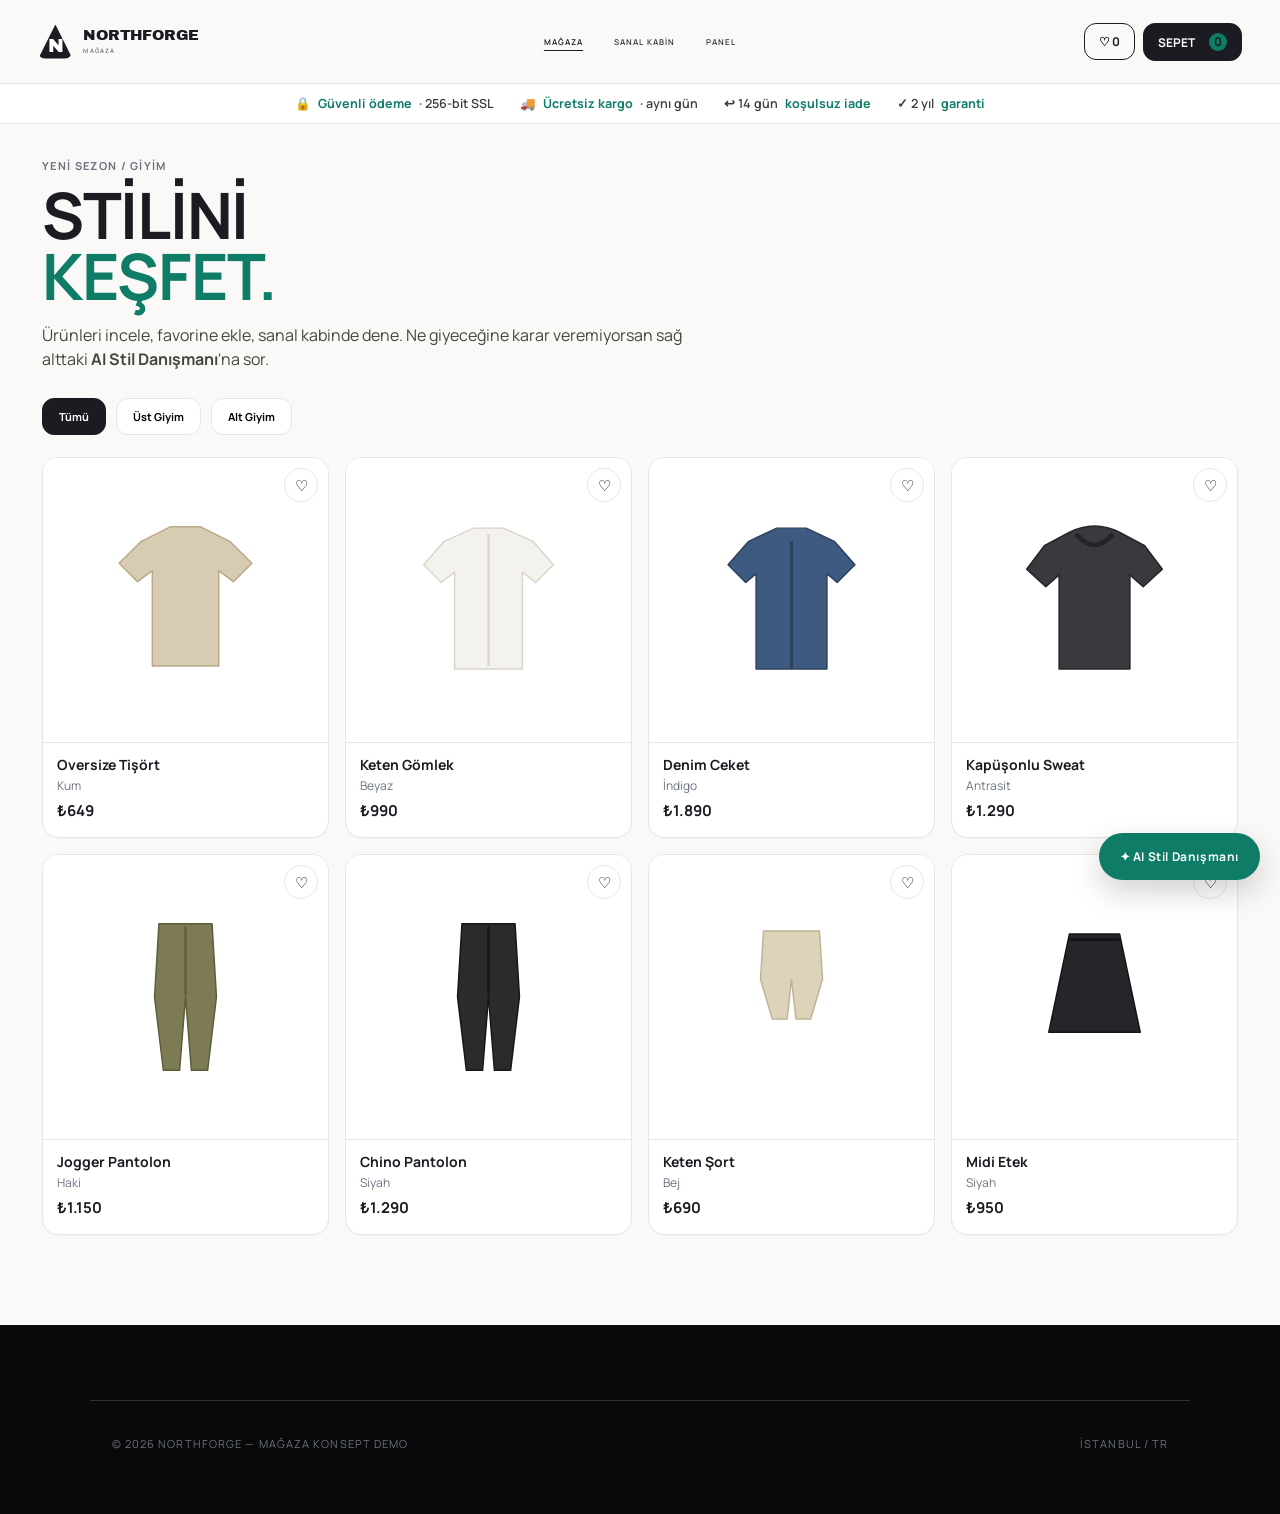
<file: index.html>
<!doctype html>
<html lang="tr">
  <head>
    <meta charset="UTF-8">
    <meta name="viewport" content="width=device-width, initial-scale=1.0">
    <meta name="description" content="Northforge mağaza demosu — ürünler, sepet, favoriler ve AI stil danışmanı.">
    <title>NORTHFORGE — Mağaza</title>
    <link rel="icon" href="favicon.svg" type="image/svg+xml">
    <link rel="preconnect" href="https://fonts.googleapis.com">
    <link rel="preconnect" href="https://fonts.gstatic.com" crossorigin>
    <link href="https://fonts.googleapis.com/css2?family=Archivo+Black&family=Manrope:wght@400;500;600;700&display=swap" rel="stylesheet">
    <link rel="stylesheet" href="styles.css">
    <link rel="stylesheet" href="kabin.css">
    <link rel="stylesheet" href="magaza.css">
    <link rel="stylesheet" href="theme.css">
  </head>
  <body>
    <header class="topbar">
      <a class="brand" href="index.html" aria-label="Ana sayfa">
        <span class="brand-symbol">N</span>
        <span>NORTHFORGE<small>MAĞAZA</small></span>
      </a>
      <nav class="main-nav" aria-label="Ana menü">
        <a href="index.html" class="on">Mağaza</a>
        <a href="kabin.html">Sanal Kabin</a>
        <a href="panel.html">Panel</a>
      </nav>
      <div class="header-actions">
        <button class="icon-btn" id="fav-btn" type="button" aria-label="Favoriler">♡ <span id="fav-count">0</span></button>
        <button class="cart-button" id="cart-btn" type="button" aria-label="Sepet">SEPET <span id="cart-count">0</span></button>
      </div>
    </header>

    <div class="trust-bar">
      <span>🔒 <b>Güvenli ödeme</b> · 256-bit SSL</span>
      <span>🚚 <b>Ücretsiz kargo</b> · aynı gün</span>
      <span>↩ 14 gün <b>koşulsuz iade</b></span>
      <span>✓ 2 yıl <b>garanti</b></span>
    </div>

    <main class="shop">
      <section class="shop-hero">
        <div class="section-number">YENİ SEZON / GİYİM</div>
        <h1>STİLİNİ<br><span>KEŞFET.</span></h1>
        <p>Ürünleri incele, favorine ekle, sanal kabinde dene. Ne giyeceğine karar veremiyorsan
           sağ alttaki <b>AI Stil Danışmanı</b>'na sor.</p>
      </section>

      <div class="filters" id="filters">
        <button class="chip active" data-cat="all" type="button">Tümü</button>
        <button class="chip" data-cat="ust" type="button">Üst Giyim</button>
        <button class="chip" data-cat="alt" type="button">Alt Giyim</button>
      </div>

      <div class="grid" id="grid"></div>
    </main>

    <!-- Ürün detay modalı -->
    <div class="modal-backdrop" id="modal-backdrop" hidden></div>
    <aside class="product-modal" id="product-modal" hidden aria-modal="true" role="dialog"></aside>

    <!-- Sepet çekmecesi -->
    <div class="cart-backdrop" id="cart-backdrop"></div>
    <aside class="cart-drawer" id="cart-drawer" aria-hidden="true" aria-label="Sepet">
      <div class="cart-head"><p>SEPETİNİZ <span id="cart-head-count">0</span></p>
        <button class="cart-close" id="cart-close" type="button" aria-label="Kapat">×</button></div>
      <div class="cart-lines" id="cart-lines"></div>
      <div class="cart-total" id="cart-summary"></div>
    </aside>

    <!-- AI Stil Danışmanı -->
    <button class="stylist-fab" id="stylist-fab" type="button">✦ AI Stil Danışmanı</button>
    <section class="stylist" id="stylist" hidden>
      <div class="stylist-head">
        <p>✦ AI STİL DANIŞMANI <small>Gemini</small></p>
        <button id="stylist-close" type="button" aria-label="Kapat">×</button>
      </div>
      <div class="stylist-log" id="stylist-log"></div>
      <form class="stylist-form" id="stylist-form">
        <input id="stylist-input" type="text" placeholder="örn: Spor bir kombin istiyorum" autocomplete="off">
        <button type="submit" aria-label="Gönder">↗</button>
      </form>
      <div class="stylist-suggest">
        <button type="button" data-q="Spor bir kombin istiyorum">Spor kombin</button>
        <button type="button" data-q="Ofise uygun şık bir kombin öner">Ofis kombini</button>
        <button type="button" data-q="Yazlık günlük bir kombin istiyorum">Yazlık günlük</button>
      </div>
    </section>

    <footer class="site-footer">
      <div class="footer-bottom">
        <p>© 2026 NORTHFORGE — MAĞAZA KONSEPT DEMO</p>
        <p>İSTANBUL / TR</p>
      </div>
    </footer>

    <script src="magaza.js" type="module"></script>
  </body>
</html>
</file>
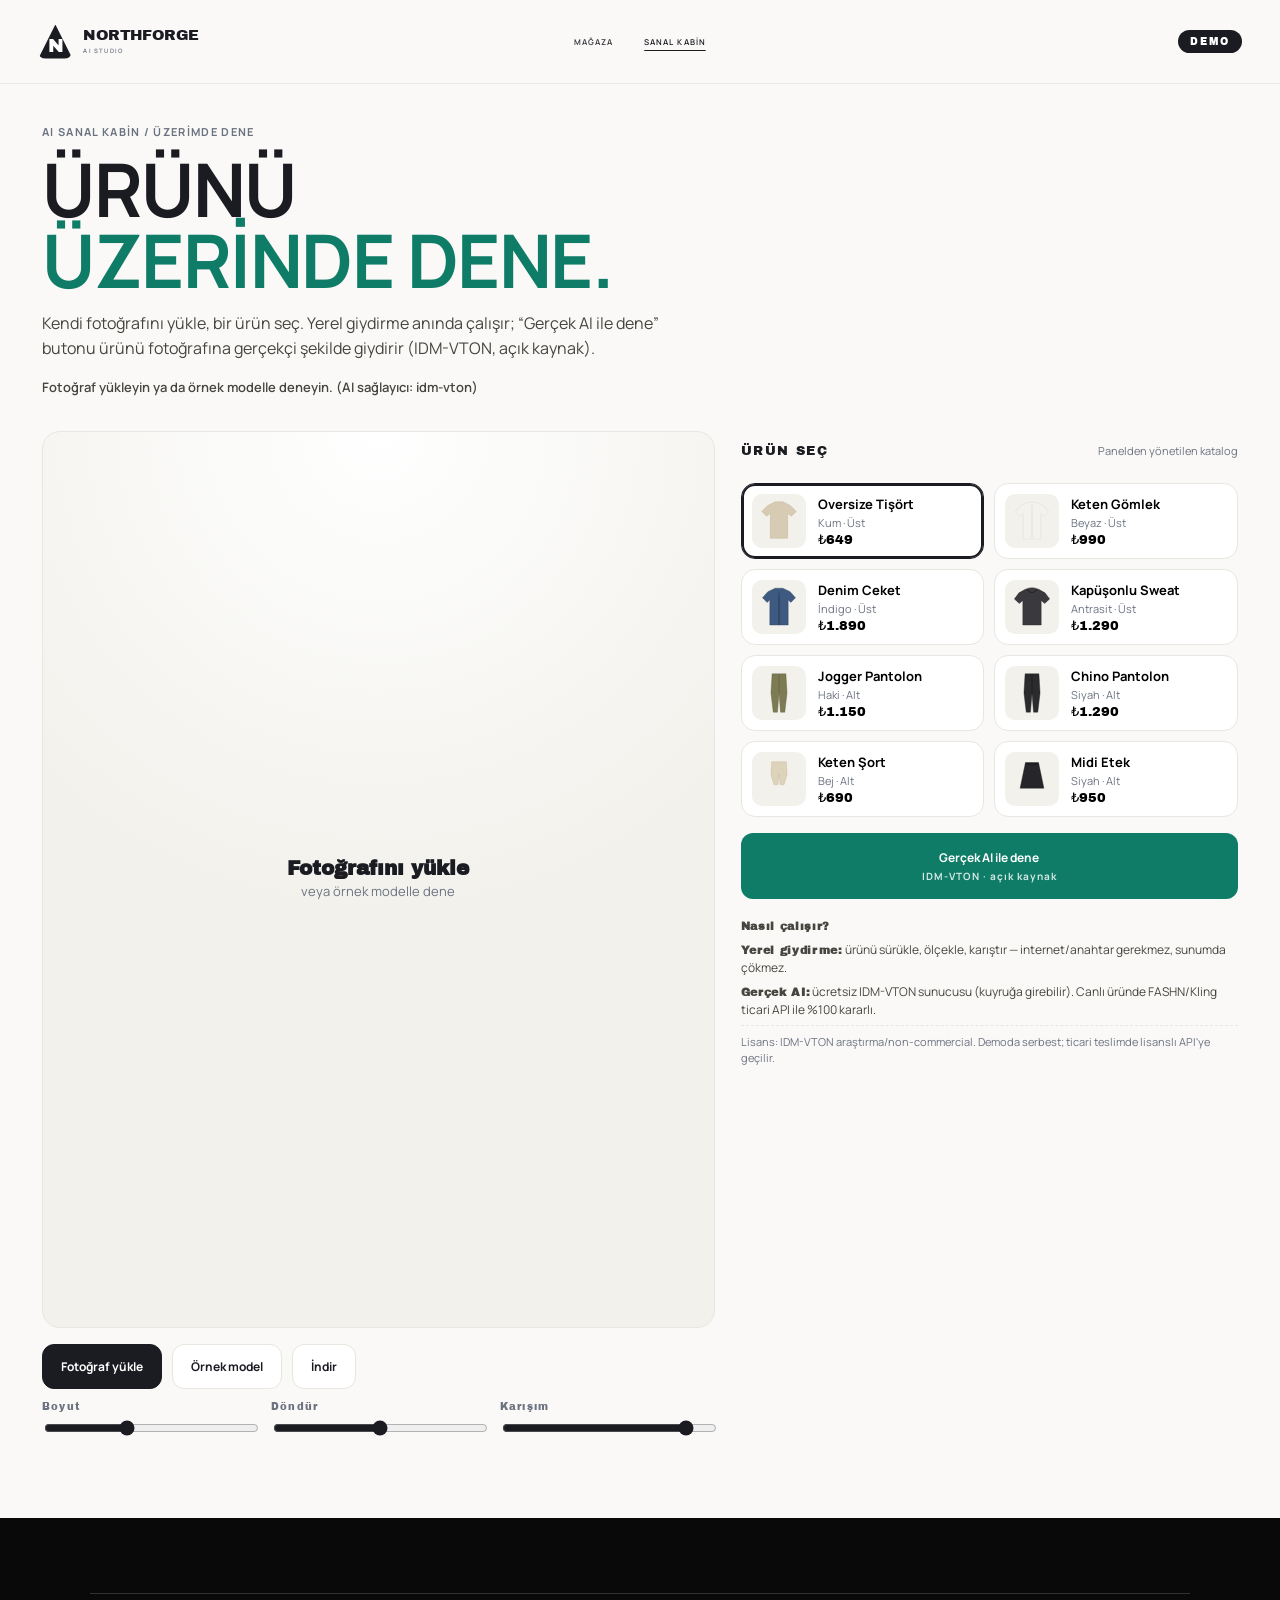
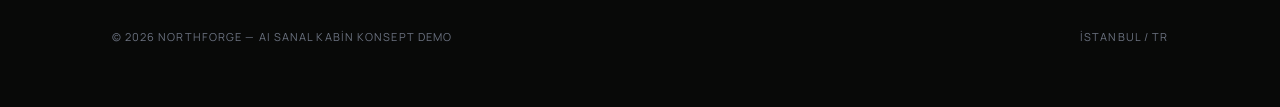
<file: kabin.html>
<!doctype html>
<html lang="tr">
  <head>
    <meta charset="UTF-8">
    <meta name="viewport" content="width=device-width, initial-scale=1.0">
    <meta name="description" content="AI Sanal Kabin demosu — kendi fotoğrafınla ürünü üzerinde dene.">
    <title>AI SANAL KABİN — Üzerimde Dene</title>
    <link rel="icon" href="favicon.svg" type="image/svg+xml">
    <link rel="preconnect" href="https://fonts.googleapis.com">
    <link rel="preconnect" href="https://fonts.gstatic.com" crossorigin>
    <link href="https://fonts.googleapis.com/css2?family=Archivo+Black&family=Manrope:wght@400;500;600;700&display=swap" rel="stylesheet">
    <link rel="stylesheet" href="styles.css">
    <link rel="stylesheet" href="kabin.css">
    <link rel="stylesheet" href="theme.css">
  </head>
  <body>
    <header class="topbar">
      <a class="brand" href="index.html" aria-label="Ana sayfa">
        <span class="brand-symbol">N</span>
        <span>NORTHFORGE<small>AI STUDIO</small></span>
      </a>
      <nav class="main-nav" aria-label="Ana menü">
        <a href="index.html">Mağaza</a>
        <a href="kabin.html" class="on">Sanal Kabin</a>
      </nav>
      <div class="header-actions">
        <span class="demo-tag">DEMO</span>
      </div>
    </header>

    <main class="kabin">
      <section class="kabin-intro">
        <div class="section-number">AI SANAL KABİN / ÜZERİMDE DENE</div>
        <h1>ÜRÜNÜ<br><span>ÜZERİNDE DENE.</span></h1>
        <p>Kendi fotoğrafını yükle, bir ürün seç. Yerel giydirme anında çalışır;
           “Gerçek AI ile dene” butonu ürünü fotoğrafına gerçekçi şekilde giydirir
           (IDM-VTON, açık kaynak).</p>
        <p id="status" class="status" aria-live="polite"></p>
      </section>

      <div class="kabin-grid">
        <!-- SOL: sahne -->
        <section class="stage-col">
          <div id="stage" class="stage" aria-label="Deneme alanı">
            <p id="empty-hint" class="empty-hint">
              <b>Fotoğrafını yükle</b>
              <span>veya örnek modelle dene</span>
            </p>
            <img id="human-img" alt="Yüklenen fotoğraf" style="display:none">
            <div id="garment-layer" class="garment-layer" role="img" aria-label="Seçilen ürün" style="display:none"></div>
            <div class="stage-loader" aria-hidden="true"><i></i><i></i><i></i></div>
          </div>

          <div class="stage-actions">
            <label class="btn primary">
              Fotoğraf yükle
              <input id="photo-input" type="file" accept="image/*" hidden>
            </label>
            <button id="sample-photo" class="btn ghost" type="button">Örnek model</button>
            <button id="download" class="btn ghost" type="button">İndir</button>
          </div>

          <div class="controls">
            <label>Boyut<input id="ctrl-scale" type="range" min="0.4" max="2" step="0.01" value="1"></label>
            <label>Döndür<input id="ctrl-rotate" type="range" min="-25" max="25" step="1" value="0"></label>
            <label>Karışım<input id="ctrl-opacity" type="range" min="0.3" max="1" step="0.02" value="0.92"></label>
          </div>
        </section>

        <!-- SAĞ: ürünler + AI -->
        <aside class="picker-col">
          <div class="picker-head">
            <p>ÜRÜN SEÇ</p>
            <small>Panelden yönetilen katalog</small>
          </div>
          <div id="product-grid" class="product-grid"></div>

          <button id="try-ai" class="btn ai" type="button">
            <span>Gerçek AI ile dene</span>
            <em>IDM-VTON · açık kaynak</em>
          </button>

          <div id="ai-result" class="ai-result" hidden>
            <p>GERÇEK AI SONUCU</p>
            <img id="ai-result-img" alt="AI giydirme sonucu">
          </div>

          <div class="note">
            <b>Nasıl çalışır?</b>
            <p><b>Yerel giydirme:</b> ürünü sürükle, ölçekle, karıştır — internet/anahtar gerekmez, sunumda çökmez.</p>
            <p><b>Gerçek AI:</b> ücretsiz IDM-VTON sunucusu (kuyruğa girebilir). Canlı üründe FASHN/Kling ticari API ile %100 kararlı.</p>
            <p class="lic">Lisans: IDM-VTON araştırma/non-commercial. Demoda serbest; ticari teslimde lisanslı API'ye geçilir.</p>
          </div>
        </aside>
      </div>
    </main>

    <footer class="site-footer">
      <div class="footer-bottom">
        <p>© 2026 NORTHFORGE — AI SANAL KABİN KONSEPT DEMO</p>
        <p>İSTANBUL / TR</p>
      </div>
    </footer>

    <script src="kabin.js" type="module"></script>
  </body>
</html>
</file>
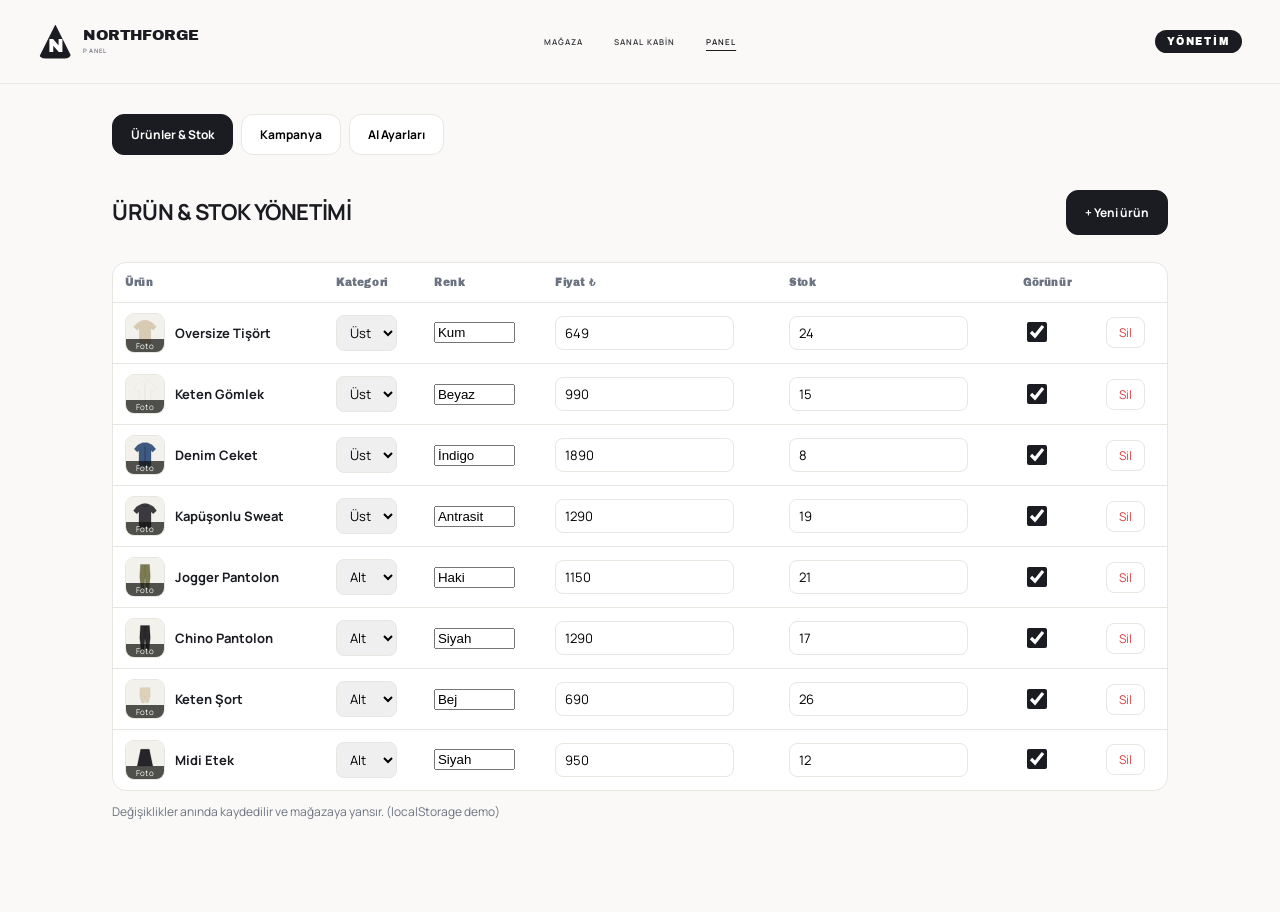
<file: panel.html>
<!doctype html>
<html lang="tr">
  <head>
    <meta charset="UTF-8">
    <meta name="viewport" content="width=device-width, initial-scale=1.0">
    <title>NORTHFORGE — Yönetim Paneli</title>
    <link rel="icon" href="favicon.svg" type="image/svg+xml">
    <link href="https://fonts.googleapis.com/css2?family=Archivo+Black&family=Manrope:wght@400;500;600;700&display=swap" rel="stylesheet">
    <link rel="stylesheet" href="styles.css">
    <link rel="stylesheet" href="kabin.css">
    <link rel="stylesheet" href="magaza.css">
    <link rel="stylesheet" href="panel.css">
    <link rel="stylesheet" href="theme.css">
  </head>
  <body class="panel-body">
    <header class="topbar">
      <a class="brand" href="index.html"><span class="brand-symbol">N</span><span>NORTHFORGE<small>PANEL</small></span></a>
      <nav class="main-nav">
        <a href="index.html">Mağaza</a>
        <a href="kabin.html">Sanal Kabin</a>
        <a href="panel.html" class="on">Panel</a>
      </nav>
      <div class="header-actions"><span class="demo-tag">YÖNETİM</span></div>
    </header>

    <main class="panel">
      <nav class="panel-tabs">
        <button class="ptab active" data-tab="urunler" type="button">Ürünler & Stok</button>
        <button class="ptab" data-tab="kampanya" type="button">Kampanya</button>
        <button class="ptab" data-tab="ayarlar" type="button">AI Ayarları</button>
      </nav>

      <!-- ÜRÜNLER -->
      <section class="ptab-panel" id="tab-urunler">
        <div class="panel-head">
          <h2>Ürün & Stok Yönetimi</h2>
          <button class="btn primary" id="add-product" type="button">+ Yeni ürün</button>
        </div>
        <div class="table-wrap">
          <table class="ptable" id="ptable">
            <thead><tr><th>Ürün</th><th>Kategori</th><th>Renk</th><th>Fiyat ₺</th><th>Stok</th><th>Görünür</th><th></th></tr></thead>
            <tbody></tbody>
          </table>
        </div>
        <p class="hint">Değişiklikler anında kaydedilir ve mağazaya yansır. (localStorage demo)</p>
      </section>

      <!-- KAMPANYA -->
      <section class="ptab-panel" id="tab-kampanya" hidden>
        <div class="panel-head"><h2>Kampanya</h2></div>
        <div class="form-card" id="campaign-form">
          <label>Kampanya adı<input id="c-label" type="text"></label>
          <label>Kupon kodu<input id="c-code" type="text"></label>
          <label>İndirim %<input id="c-percent" type="number" min="0" max="90"></label>
          <label class="switch">Aktif<input id="c-active" type="checkbox"></label>
          <button class="btn primary" id="c-save" type="button">Kaydet</button>
        </div>
      </section>

      <!-- AYARLAR -->
      <section class="ptab-panel" id="tab-ayarlar" hidden>
        <div class="panel-head"><h2>AI Ayarları</h2></div>
        <div class="form-card">
          <label>Gemini API anahtarı (Stil Danışmanı — ücretsiz: aistudio.google.com)
            <input id="s-key" type="password" placeholder="AIza...">
          </label>
          <label>Üzerimde Dene sağlayıcı
            <select id="s-provider">
              <option value="idm-vton">IDM-VTON — ücretsiz (varsayılan)</option>
              <option value="gemini">Gemini görsel — kaliteli, kotalı/ücretli</option>
              <option value="local">Yerel giydirme — internet gerekmez</option>
            </select>
          </label>
          <label>IDM-VTON Hugging Face Space<input id="s-space" type="text"></label>
          <div class="row-btns">
            <button class="btn primary" id="s-save" type="button">Kaydet</button>
            <button class="btn ghost" id="s-test" type="button">Gemini bağlantısını test et</button>
          </div>
          <p class="hint" id="s-status"></p>
        </div>
        <div class="form-card danger">
          <b>Demoyu sıfırla</b>
          <p>Tüm ürün/stok/kampanya/sepet verisini varsayılana döndürür.</p>
          <button class="btn ghost" id="reset" type="button">Sıfırla</button>
        </div>
      </section>
    </main>

    <script src="panel.js" type="module"></script>
  </body>
</html>
</file>
<file: styles.css>
:root {
  --paper: #e9e7e0;
  --ink: #111210;
  --muted: #77776f;
  --acid: #d9ff43;
  --line: rgba(17, 18, 16, 0.17);
  --display: "Archivo Black", sans-serif;
  --body: "Manrope", sans-serif;
}

* { box-sizing: border-box; }

html, body {
  min-height: 100%;
  margin: 0;
}

body {
  color: var(--ink);
  background: var(--paper);
  font-family: var(--body);
  overflow-x: hidden;
}

button, a { -webkit-tap-highlight-color: transparent; }
button { font: inherit; }

.loading-screen {
  position: fixed;
  inset: 0;
  z-index: 100;
  display: grid;
  place-content: center;
  justify-items: center;
  color: white;
  background: var(--ink);
  transition: opacity .65s ease, visibility .65s ease;
}

.loading-screen.done {
  opacity: 0;
  visibility: hidden;
}

.loading-mark {
  height: 50px;
  display: flex;
  align-items: center;
  gap: 5px;
}

.loading-mark i {
  width: 8px;
  height: 44px;
  display: block;
  background: var(--acid);
  transform: skew(-12deg);
  animation: wave .7s ease-in-out infinite alternate;
}

.loading-mark i:nth-child(2) { height: 28px; animation-delay: -.25s; }
.loading-mark i:nth-child(3) { height: 36px; animation-delay: -.45s; }

@keyframes wave { to { height: 12px; } }

.loading-screen p {
  margin: 22px 0 12px;
  font-size: 9px;
  letter-spacing: .23em;
}

.loading-line {
  width: 190px;
  height: 1px;
  background: rgba(255,255,255,.16);
}

.loading-line span {
  height: 100%;
  display: block;
  background: var(--acid);
  animation: load 1.25s ease both;
}

@keyframes load { from { width: 0; } to { width: 100%; } }

.topbar {
  position: fixed;
  inset: 0 0 auto;
  z-index: 20;
  height: 84px;
  padding: 0 clamp(20px, 3vw, 54px);
  display: grid;
  grid-template-columns: 1fr auto 1fr;
  align-items: center;
  border-bottom: 1px solid var(--line);
  backdrop-filter: blur(12px);
}

.main-nav {
  display: flex;
  gap: clamp(18px, 2.4vw, 42px);
}

.main-nav a {
  position: relative;
  color: inherit;
  text-decoration: none;
  font-size: 8px;
  font-weight: 600;
  letter-spacing: .13em;
  text-transform: uppercase;
}

.main-nav a::after {
  content: "";
  position: absolute;
  inset: auto 0 -9px;
  height: 1px;
  background: var(--ink);
  transform: scaleX(0);
  transform-origin: right;
  transition: transform .25s ease;
}

.main-nav a:hover::after {
  transform: scaleX(1);
  transform-origin: left;
}

.header-actions {
  justify-self: end;
  display: flex;
  align-items: center;
  gap: 22px;
}

.cart-button {
  padding: 10px 13px;
  color: white;
  background: var(--ink);
  border: 0;
  cursor: pointer;
  font-size: 8px;
  font-weight: 600;
  letter-spacing: .12em;
}

.cart-button span {
  width: 18px;
  height: 18px;
  margin-left: 12px;
  display: inline-grid;
  place-items: center;
  color: var(--ink);
  background: var(--acid);
  border-radius: 50%;
}

.brand {
  color: inherit;
  display: flex;
  align-items: center;
  gap: 11px;
  text-decoration: none;
  font: 400 15px/.88 var(--display);
  letter-spacing: -.04em;
}

.brand > span:last-child {
  display: flex;
  flex-direction: column;
}

.brand small {
  margin-top: 6px;
  font: 600 6px/1 var(--body);
  letter-spacing: .2em;
}

.brand-symbol {
  width: 34px;
  height: 34px;
  display: grid;
  place-items: center;
  color: var(--acid);
  background: var(--ink);
  font: 400 19px/1 var(--display);
  clip-path: polygon(50% 0, 100% 100%, 0 100%);
  padding-top: 8px;
}

.edition {
  font-size: 8px;
  font-weight: 600;
  letter-spacing: .18em;
}

.edition span { margin: 0 12px; color: #aaa; }

.sound-button {
  justify-self: end;
  display: flex;
  align-items: center;
  gap: 10px;
  color: inherit;
  background: none;
  border: 0;
  cursor: pointer;
  font-size: 8px;
  font-weight: 600;
  letter-spacing: .15em;
}

.sound-bars {
  height: 13px;
  display: flex;
  align-items: center;
  gap: 2px;
}

.sound-bars i {
  width: 1px;
  height: 5px;
  display: block;
  background: currentColor;
}

.sound-button[aria-pressed="true"] .sound-bars i {
  animation: sound .55s ease infinite alternate;
}

.sound-bars i:nth-child(2) { animation-delay: -.2s !important; }
.sound-bars i:nth-child(3) { animation-delay: -.4s !important; }
.sound-bars i:nth-child(4) { animation-delay: -.1s !important; }

@keyframes sound { to { height: 13px; } }

.experience {
  min-height: 100svh;
  padding-top: 84px;
  display: grid;
  grid-template-columns: minmax(560px, 1.55fr) minmax(390px, .75fr);
  grid-template-rows: 1fr 105px;
}

.product-copy {
  padding: clamp(55px, 6vh, 88px) clamp(25px, 3.5vw, 64px) 35px;
  position: relative;
  z-index: 4;
  border-right: 1px solid var(--line);
}

.eyebrow, .panel-title {
  margin: 0;
  font-size: 8px;
  font-weight: 600;
  letter-spacing: .19em;
}

.product-copy h1 {
  margin: clamp(50px, 8vh, 105px) 0 30px;
  font: 400 clamp(72px, 8.7vw, 150px)/.74 var(--display);
  letter-spacing: -.085em;
}

.product-copy h1 span {
  color: transparent;
  -webkit-text-stroke: 1.5px var(--ink);
}

.lead {
  margin: 0 0 30px;
  font: 400 clamp(22px, 2vw, 32px)/1.05 var(--display);
  letter-spacing: -.05em;
}

.description {
  max-width: 310px;
  margin: 0;
  color: var(--muted);
  font-size: 11px;
  line-height: 1.8;
}

.price-row {
  position: absolute;
  inset: auto clamp(25px, 3.5vw, 64px) 45px;
  display: flex;
  justify-content: space-between;
  align-items: end;
  gap: 15px;
}

.price-row p {
  margin: 0;
  font: 400 24px/1 var(--display);
  letter-spacing: -.04em;
}

.price-row p span {
  margin-bottom: 10px;
  display: block;
  color: var(--muted);
  font: 600 7px/1 var(--body);
  letter-spacing: .15em;
}

.price-row button {
  padding: 14px 16px;
  display: flex;
  gap: 30px;
  color: var(--ink);
  background: var(--acid);
  border: 0;
  cursor: pointer;
  font-size: 8px;
  font-weight: 600;
  letter-spacing: .1em;
}

.viewer {
  min-height: calc(100svh - 189px);
  position: relative;
  overflow: hidden;
  background:
    radial-gradient(ellipse at 54% 66%, rgba(217,255,67,.18), transparent 27%),
    radial-gradient(circle at 74% 18%, rgba(255,255,255,.95), transparent 24%),
    linear-gradient(145deg, #f5f3ec 0%, #e7e5de 57%, #d9d8d1 100%);
  cursor: grab;
  touch-action: none;
}

.viewer::before {
  content: "";
  position: absolute;
  z-index: 1;
  inset: 0;
  pointer-events: none;
  opacity: .2;
  background-image: url("data:image/svg+xml,%3Csvg viewBox='0 0 160 160' xmlns='http://www.w3.org/2000/svg'%3E%3Cfilter id='n'%3E%3CfeTurbulence type='fractalNoise' baseFrequency='.85' numOctaves='3' stitchTiles='stitch'/%3E%3C/filter%3E%3Crect width='100%25' height='100%25' filter='url(%23n)' opacity='.11'/%3E%3C/svg%3E");
  mix-blend-mode: multiply;
}

.viewer::after {
  content: "";
  width: 52%;
  height: 7%;
  position: absolute;
  z-index: 1;
  left: 25%;
  bottom: 14%;
  border-radius: 50%;
  background: rgba(17,18,16,.18);
  filter: blur(25px);
  pointer-events: none;
}

.sirv-stage {
  position: absolute;
  z-index: 2;
  inset: 70px 35px 58px;
}

.sirv-stage .Sirv,
.sirv-stage .sirv-spin-container,
.sirv-stage .sirv-spin {
  width: 100% !important;
  height: 100% !important;
}

.sirv-stage .Sirv {
  background: transparent;
}

.spin-badge {
  position: absolute;
  z-index: 7;
  right: 25px;
  top: 24px;
  display: grid;
  justify-items: end;
  pointer-events: none;
}

.spin-badge span,
.spin-badge small {
  color: var(--muted);
  font-size: 6px;
  font-weight: 600;
  letter-spacing: .14em;
}

.spin-badge strong {
  margin: 4px 0 2px;
  font: 400 20px/1 var(--display);
}

.spin-note {
  position: absolute;
  z-index: 7;
  left: 50%;
  bottom: 23px;
  display: flex;
  align-items: center;
  gap: 13px;
  transform: translateX(-50%);
  pointer-events: none;
}

.spin-note p {
  margin: 0;
  font-size: 7px;
  font-weight: 600;
  letter-spacing: .12em;
}

.spin-note span:first-child { animation: cue 1s ease-in-out infinite alternate; }
.spin-note span:last-child { animation: cue-right 1s ease-in-out infinite alternate; }
@keyframes cue-right { to { transform: translateX(5px); } }

.breadcrumb {
  position: absolute;
  z-index: 6;
  left: 28px;
  top: 25px;
  display: flex;
  gap: 9px;
  font-size: 7px;
  font-weight: 600;
  letter-spacing: .09em;
  text-transform: uppercase;
}

.breadcrumb a {
  color: var(--muted);
  text-decoration: none;
}

.breadcrumb span { color: #aaa; }

.gallery-tools {
  position: absolute;
  z-index: 6;
  left: 24px;
  bottom: 23px;
  display: flex;
  align-items: center;
  gap: 8px;
}

.gallery-tools button {
  min-width: 38px;
  height: 38px;
  padding: 0 12px;
  color: var(--ink);
  background: rgba(244,242,235,.8);
  border: 1px solid var(--line);
  backdrop-filter: blur(8px);
  cursor: pointer;
  font-size: 7px;
  font-weight: 600;
  letter-spacing: .08em;
}

.gallery-tools #auto-rotate {
  display: flex;
  align-items: center;
  gap: 9px;
}

.gallery-tools #auto-rotate[aria-pressed="true"] span { color: #789600; }

.viewer.is-dragging { cursor: grabbing; }

#product-canvas {
  position: absolute;
  inset: 0;
  z-index: 2;
}

#product-canvas canvas {
  width: 100% !important;
  height: 100% !important;
  display: block;
}

.ambient-glow {
  width: 50%;
  height: 35%;
  position: absolute;
  z-index: 1;
  left: 25%;
  bottom: 12%;
  border-radius: 50%;
  background: rgba(217, 255, 67, .25);
  filter: blur(55px);
}

.degree {
  position: absolute;
  z-index: 3;
  top: 50%;
  color: rgba(17,18,16,.38);
  font-size: 7px;
  font-weight: 600;
  letter-spacing: .13em;
}

.degree-left { left: 22px; transform: rotate(-90deg); }
.degree-right { right: 22px; transform: rotate(90deg); }

.view-index {
  position: absolute;
  z-index: 3;
  right: 25px;
  top: 25px;
  text-align: right;
}

.view-index span {
  display: block;
  color: var(--muted);
  font-size: 7px;
  letter-spacing: .14em;
}

.view-index strong {
  font: 400 20px/1 var(--display);
}

.hotspot {
  position: absolute;
  z-index: 5;
  display: flex;
  align-items: center;
  gap: 9px;
  pointer-events: none;
  transition: opacity .25s ease;
}

.hotspot-one { left: 20%; top: 32%; }
.hotspot-two { right: 15%; bottom: 31%; }

.hotspot button {
  width: 25px;
  height: 25px;
  position: relative;
  border: 0;
  border-radius: 50%;
  background: var(--acid);
  cursor: pointer;
  pointer-events: auto;
}

.hotspot button::before,
.hotspot button::after {
  content: "";
  position: absolute;
  inset: 50% auto auto 50%;
  width: 7px;
  height: 1px;
  background: var(--ink);
  transform: translate(-50%, -50%);
}

.hotspot button::after { transform: translate(-50%, -50%) rotate(90deg); }

.hotspot button i {
  position: absolute;
  inset: -5px;
  border: 1px solid var(--acid);
  border-radius: 50%;
  animation: pulse 1.7s ease-out infinite;
}

@keyframes pulse { to { opacity: 0; transform: scale(1.6); } }

.hotspot > span {
  padding: 8px 9px;
  background: rgba(233,231,224,.8);
  backdrop-filter: blur(7px);
  font-size: 7px;
  font-weight: 600;
  letter-spacing: .1em;
}

.hotspot > span b { margin-right: 8px; color: var(--muted); }

.drag-cue {
  position: absolute;
  z-index: 4;
  left: 50%;
  bottom: 24px;
  display: flex;
  align-items: center;
  gap: 14px;
  transform: translateX(-50%);
  pointer-events: none;
}

.drag-cue p {
  margin: 0;
  font-size: 8px;
  font-weight: 600;
  letter-spacing: .13em;
}

.drag-cue span {
  animation: cue 1s ease-in-out infinite alternate;
}

.drag-cue span:last-child { animation-direction: alternate-reverse; }
@keyframes cue { to { transform: translateX(-5px); } }

.side-panel {
  padding: clamp(35px, 5vh, 70px) 25px 30px;
  display: flex;
  flex-direction: column;
  border-left: 1px solid var(--line);
}

.product-detail {
  padding: clamp(38px, 4.2vw, 70px) clamp(30px, 4vw, 64px) 35px;
  justify-content: flex-start;
  background: #f4f2eb;
}

.stock {
  margin: 0 0 30px;
  color: #587300;
  font-size: 7px;
  font-weight: 600;
  letter-spacing: .12em;
}

.stock i {
  width: 6px;
  height: 6px;
  margin-right: 8px;
  display: inline-block;
  background: var(--acid);
  border: 1px solid #739000;
  border-radius: 50%;
  box-shadow: 0 0 0 4px rgba(217,255,67,.3);
}

.product-code {
  margin: 0 0 14px;
  color: var(--muted);
  font-size: 7px;
  font-weight: 600;
  letter-spacing: .15em;
}

.product-detail h1 {
  margin: 0;
  font: 400 clamp(54px, 5.5vw, 88px)/.85 var(--display);
  letter-spacing: -.075em;
}

.product-detail h1 span {
  color: transparent;
  -webkit-text-stroke: 1.2px var(--ink);
}

.product-subtitle {
  margin: 18px 0 20px;
  font-size: 11px;
  font-weight: 600;
}

.product-rating {
  display: flex;
  align-items: center;
  gap: 14px;
}

.product-rating span {
  color: #7b9700;
  font-size: 9px;
  letter-spacing: .15em;
}

.product-rating a {
  padding-bottom: 2px;
  color: var(--muted);
  border-bottom: 1px solid var(--line);
  font-size: 8px;
  text-decoration: none;
}

.product-description {
  margin: 28px 0;
  padding-top: 25px;
  color: var(--muted);
  border-top: 1px solid var(--line);
  font-size: 10px;
  line-height: 1.75;
}

.product-price {
  display: flex;
  align-items: end;
  gap: 15px;
}

.product-price strong {
  font: 400 30px/1 var(--display);
  letter-spacing: -.05em;
}

.product-price span {
  padding-bottom: 3px;
  color: var(--muted);
  font-size: 8px;
}

.choice-head {
  margin: 32px 0 12px;
  display: flex;
  justify-content: space-between;
  font-size: 8px;
}

.choice-head p {
  margin: 0;
  font-weight: 600;
  letter-spacing: .13em;
}

.choice-head strong {
  font-weight: 500;
}

.product-detail .color-options {
  margin-top: 0;
  grid-template-columns: repeat(3, 1fr);
  gap: 8px;
}

.product-detail .color {
  grid-template-columns: 24px 1fr;
  border-color: var(--line);
}

.product-detail .color.active {
  border: 2px solid var(--ink);
  padding: 7px;
}

.product-detail .color {
  grid-template-columns: 20px 1fr;
  padding: 8px 6px;
}

.product-detail .color i {
  width: 20px;
  height: 20px;
}

.product-detail .color:nth-child(1) i { background: linear-gradient(145deg, #444, #090909); }
.product-detail .color:nth-child(2) i { background: linear-gradient(145deg, #742e2b, #351313); }
.product-detail .color:nth-child(3) i { background: linear-gradient(145deg, #686849, #303326); }

.size-head {
  margin-top: 24px;
}

.size-head a {
  color: var(--muted);
  text-decoration: none;
  font-size: 7px;
}

.size-options {
  display: grid;
  grid-template-columns: repeat(6, 1fr);
  border: 1px solid var(--line);
  border-right: 0;
}

.size-options button {
  height: 40px;
  color: var(--ink);
  background: transparent;
  border: 0;
  border-right: 1px solid var(--line);
  cursor: pointer;
  font-size: 8px;
  font-weight: 600;
}

.size-options button:hover,
.size-options button.active {
  color: white;
  background: var(--ink);
}

.primary-buy {
  width: 100%;
  margin-top: 18px;
  padding: 18px 19px;
  display: flex;
  justify-content: space-between;
  color: var(--ink);
  background: var(--acid);
  border: 0;
  cursor: pointer;
  font-size: 9px;
  font-weight: 600;
  letter-spacing: .1em;
  transition: .2s ease;
}

.primary-buy:hover {
  color: white;
  background: var(--ink);
}

.primary-buy strong {
  font-size: 9px;
}

.wishlist {
  width: 100%;
  padding: 13px;
  color: var(--ink);
  background: transparent;
  border: 0;
  cursor: pointer;
  font-size: 7px;
  font-weight: 600;
  letter-spacing: .11em;
}

.wishlist span {
  margin-right: 8px;
  font-size: 16px;
  vertical-align: -2px;
}

.purchase-benefits {
  margin-top: 10px;
  border-top: 1px solid var(--line);
}

.purchase-benefits details {
  border-bottom: 1px solid var(--line);
}

.purchase-benefits summary {
  padding: 15px 0;
  display: grid;
  grid-template-columns: 22px 1fr auto;
  align-items: center;
  cursor: pointer;
  list-style: none;
  font-size: 8px;
}

.purchase-benefits summary::-webkit-details-marker { display: none; }

.purchase-benefits summary > span {
  font-size: 13px;
}

.purchase-benefits summary b {
  font-weight: 600;
}

.purchase-benefits summary i {
  font-style: normal;
  font-size: 15px;
}

.purchase-benefits details p {
  margin: 0;
  padding: 0 25px 15px 22px;
  color: var(--muted);
  font-size: 8px;
  line-height: 1.65;
}

.color-options {
  margin-top: 60px;
  display: grid;
  gap: 14px;
}

.color {
  padding: 8px;
  display: grid;
  grid-template-columns: 23px 1fr;
  align-items: center;
  gap: 10px;
  color: var(--muted);
  background: transparent;
  border: 1px solid transparent;
  cursor: pointer;
  text-align: left;
  font-size: 7px;
  font-weight: 600;
  letter-spacing: .1em;
}

.color i {
  width: 23px;
  height: 23px;
  display: block;
  border-radius: 50%;
  background: #282b2d;
  box-shadow: inset 2px 2px 6px rgba(255,255,255,.25);
}

.color:nth-child(2) i { background: #c9c9c5; }
.color:nth-child(3) i { background: #a96645; }

.color.active {
  color: var(--ink);
  border-color: var(--line);
}

.viewer-actions {
  margin-top: auto;
  display: grid;
}

.viewer-actions button {
  padding: 16px 0;
  display: flex;
  gap: 10px;
  color: var(--muted);
  background: none;
  border: 0;
  border-top: 1px solid var(--line);
  cursor: pointer;
  text-align: left;
  font-size: 7px;
  font-weight: 600;
  letter-spacing: .09em;
}

.viewer-actions button:hover { color: var(--ink); }
.viewer-actions button span { width: 14px; color: var(--ink); }
#auto-rotate[aria-pressed="true"] span { color: #7f9b00; }

.tech-strip {
  grid-column: 1 / -1;
  display: grid;
  grid-template-columns: repeat(4, 1fr);
  border-top: 1px solid var(--line);
}

.tech-strip p {
  margin: 0;
  padding: 25px clamp(18px, 2.5vw, 44px);
  display: grid;
  grid-template-columns: auto 1fr;
  align-content: center;
  gap: 5px 15px;
  border-right: 1px solid var(--line);
  color: var(--muted);
  font-size: 8px;
}

.tech-strip p:last-child { border-right: 0; }

.tech-strip p > span {
  grid-row: 1 / 3;
  align-self: start;
  color: #aaa;
  font-size: 7px;
}

.tech-strip strong {
  color: var(--ink);
  font: 400 19px/1 var(--display);
  letter-spacing: -.04em;
}

.detail-card {
  width: min(355px, calc(100vw - 32px));
  padding: 35px;
  position: fixed;
  z-index: 30;
  right: 28px;
  bottom: 28px;
  color: white;
  background: var(--ink);
  box-shadow: 0 25px 70px rgba(0,0,0,.25);
  transform: translateY(calc(100% + 50px));
  transition: .45s cubic-bezier(.2,.8,.2,1);
}

.detail-card.show { transform: translateY(0); }

.detail-card > button {
  position: absolute;
  right: 15px;
  top: 10px;
  color: white;
  background: none;
  border: 0;
  cursor: pointer;
  font-size: 24px;
}

.detail-card > span {
  color: var(--acid);
  font-size: 7px;
  letter-spacing: .15em;
}

.detail-card h2 {
  margin: 35px 0 15px;
  font: 400 28px/1 var(--display);
  letter-spacing: -.05em;
}

.detail-card p {
  margin: 0;
  color: rgba(255,255,255,.55);
  font-size: 10px;
  line-height: 1.7;
}

.section-number {
  color: var(--muted);
  font-size: 8px;
  font-weight: 600;
  letter-spacing: .18em;
}

.section-number.light {
  color: rgba(255,255,255,.48);
}

.manifesto {
  min-height: 1100px;
  padding: clamp(90px, 9vw, 155px) clamp(22px, 7vw, 125px);
  position: relative;
  overflow: hidden;
  background: #f3f1e9;
}

.manifesto-copy {
  margin-top: 80px;
  display: grid;
  grid-template-columns: 1.4fr .5fr;
  gap: 8vw;
  align-items: end;
}

.manifesto h2,
.materials h2,
.battery-story h2,
.specifications h2,
.faq h2,
.final-cta h2 {
  margin: 0;
  font: 400 clamp(48px, 7.8vw, 126px)/.86 var(--display);
  letter-spacing: -.075em;
}

.manifesto h2 span,
.materials h2 span,
.final-cta h2 span {
  color: transparent;
  -webkit-text-stroke: 1.5px var(--ink);
}

.manifesto-copy > p {
  max-width: 360px;
  margin: 0;
  color: var(--muted);
  font-size: 12px;
  line-height: 1.8;
}

.sound-orbit {
  width: min(600px, 70vw);
  aspect-ratio: 1;
  margin: 90px auto 70px;
  position: relative;
  display: grid;
  place-items: center;
}

.orbit {
  position: absolute;
  border: 1px solid rgba(17,18,16,.22);
  border-radius: 50%;
}

.orbit-a {
  inset: 2%;
  animation: orbit-pulse 4s ease-in-out infinite alternate;
}

.orbit-b {
  inset: 19%;
  border-style: dashed;
  animation: orbit-spin 18s linear infinite;
}

.orbit-c {
  inset: 35%;
  border-width: 10px;
  border-color: var(--acid);
  box-shadow: 0 0 60px rgba(217,255,67,.6);
}

.orbit-core {
  z-index: 2;
  font: 400 clamp(54px, 7vw, 100px)/1 var(--display);
  letter-spacing: -.07em;
}

.orbit-core span {
  margin-left: 6px;
  font-size: 13px;
  letter-spacing: 0;
}

@keyframes orbit-pulse { to { transform: scale(.92); } }
@keyframes orbit-spin { to { transform: rotate(360deg); } }

.feature-grid {
  display: grid;
  grid-template-columns: repeat(3, 1fr);
  border-top: 1px solid var(--line);
}

.feature-grid article {
  min-height: 260px;
  padding: 34px clamp(20px, 2.5vw, 42px);
  border-right: 1px solid var(--line);
}

.feature-grid article:last-child { border-right: 0; }

.feature-grid article > span {
  color: var(--muted);
  font-size: 8px;
}

.feature-grid h3 {
  margin: 70px 0 18px;
  font: 400 clamp(21px, 2vw, 30px)/1 var(--display);
  letter-spacing: -.04em;
}

.feature-grid p {
  max-width: 360px;
  margin: 0;
  color: var(--muted);
  font-size: 10px;
  line-height: 1.75;
}

.materials {
  min-height: 900px;
  display: grid;
  grid-template-columns: 1fr 1fr;
  background: var(--paper);
}

.material-stage {
  min-height: 900px;
  padding: 40px;
  position: relative;
  display: grid;
  place-items: center;
  overflow: hidden;
  color: white;
  background:
    radial-gradient(circle at 50% 45%, #454b49 0, #1b1e1d 48%, #0b0c0b 80%);
}

.material-rings {
  width: min(550px, 75%);
  aspect-ratio: 1;
  position: relative;
  display: grid;
  place-items: center;
  transform: rotate(-12deg);
}

.material-rings i {
  position: absolute;
  border: clamp(15px, 2vw, 30px) solid #b7bab6;
  border-radius: 50%;
  box-shadow:
    inset 10px 10px 25px rgba(255,255,255,.3),
    inset -12px -12px 30px rgba(0,0,0,.6),
    0 25px 50px rgba(0,0,0,.5);
}

.material-rings i:nth-child(1) { inset: 0; }
.material-rings i:nth-child(2) { inset: 18%; border-color: #2c302f; }
.material-rings i:nth-child(3) { inset: 36%; border-color: var(--acid); }

.material-rings b {
  z-index: 2;
  font: 400 clamp(70px, 10vw, 150px)/1 var(--display);
}

.material-stage > p {
  position: absolute;
  left: 40px;
  bottom: 35px;
  margin: 0;
  color: rgba(255,255,255,.55);
  font-size: 8px;
  line-height: 1.6;
  letter-spacing: .15em;
}

.material-copy {
  padding: clamp(75px, 9vw, 145px) clamp(30px, 7vw, 115px);
}

.material-copy h2 {
  margin-top: 90px;
  font-size: clamp(52px, 6.3vw, 102px);
}

.material-copy > p {
  max-width: 510px;
  margin: 55px 0;
  color: var(--muted);
  font-size: 12px;
  line-height: 1.9;
}

.material-copy ul {
  margin: 0;
  padding: 0;
  list-style: none;
  border-top: 1px solid var(--line);
}

.material-copy li {
  padding: 22px 0;
  display: grid;
  grid-template-columns: .4fr 1fr;
  border-bottom: 1px solid var(--line);
  font-size: 10px;
  font-weight: 600;
}

.material-copy li span {
  color: var(--muted);
  font-size: 7px;
  letter-spacing: .13em;
}

.battery-story {
  min-height: 900px;
  padding: clamp(90px, 9vw, 150px) clamp(22px, 7vw, 125px);
  display: grid;
  grid-template-columns: 1fr .8fr;
  align-items: center;
  gap: 7vw;
  color: white;
  background:
    radial-gradient(circle at 75% 50%, rgba(217,255,67,.16), transparent 26%),
    #101210;
}

.battery-number {
  margin: 75px 0 35px;
  color: var(--acid);
  font: 400 clamp(110px, 18vw, 280px)/.7 var(--display);
  letter-spacing: -.1em;
}

.battery-number span {
  margin-left: 16px;
  font-size: 16px;
  letter-spacing: .05em;
}

.battery-story h2 {
  font-size: clamp(40px, 4.6vw, 74px);
}

.battery-copy > p:last-child {
  max-width: 520px;
  margin: 35px 0 0;
  color: rgba(255,255,255,.5);
  font-size: 11px;
  line-height: 1.8;
}

.battery-visual {
  display: grid;
  justify-items: center;
}

.battery-shell {
  width: min(420px, 70vw);
  height: min(420px, 70vw);
  padding: 28px;
  position: relative;
  display: flex;
  align-items: end;
  border: 2px dashed rgba(217,255,67,.75);
  border-radius: 50%;
  transform: rotate(-12deg);
}

.battery-shell::before {
  content: "HEAT SEALED / WELTED / TESTED";
  width: max-content;
  height: auto;
  position: absolute;
  left: 50%;
  top: -38px;
  color: rgba(255,255,255,.45);
  border: 0;
  font-size: 7px;
  letter-spacing: .16em;
  transform: translateX(-50%);
}

.battery-level {
  width: 100%;
  height: 100%;
  border: 22px solid #252825;
  border-radius: 50%;
  background:
    repeating-conic-gradient(from 4deg, var(--acid) 0 1deg, transparent 1deg 5deg),
    #0c0d0c;
  box-shadow:
    inset 0 0 0 3px rgba(255,255,255,.14),
    0 0 80px rgba(217,255,67,.22);
  animation: sole-rotate 18s linear infinite;
}

@keyframes sole-rotate { to { transform: rotate(360deg); } }

.battery-shell span {
  position: absolute;
  inset: 50% auto auto 50%;
  color: white;
  font: 400 32px/1 var(--display);
  transform: translate(-50%, -50%);
}

.charge-line {
  width: 1px;
  height: 90px;
  background: linear-gradient(var(--acid), transparent);
}

.specifications {
  padding: clamp(90px, 10vw, 170px) clamp(22px, 7vw, 125px);
  background: #f3f1e9;
}

.spec-head {
  display: grid;
  grid-template-columns: .5fr 1fr;
  gap: 7vw;
}

.specifications h2,
.faq h2 {
  font-size: clamp(46px, 6.5vw, 104px);
}

.spec-table {
  margin-top: 100px;
  border-top: 1px solid var(--line);
}

.spec-table div {
  min-height: 72px;
  padding: 20px 0;
  display: grid;
  grid-template-columns: 1fr 1fr;
  align-items: center;
  border-bottom: 1px solid var(--line);
}

.spec-table span {
  color: var(--muted);
  font-size: 9px;
  text-transform: uppercase;
  letter-spacing: .1em;
}

.spec-table strong {
  font-size: 12px;
  font-weight: 600;
}

.reviews {
  padding: clamp(90px, 10vw, 170px) clamp(22px, 7vw, 125px);
  display: grid;
  grid-template-columns: .55fr 1fr;
  gap: 8vw;
  color: white;
  background: var(--ink);
}

.reviews-summary {
  align-self: start;
  position: sticky;
  top: 130px;
}

.rating {
  margin: 80px 0 12px;
  color: var(--acid);
  font: 400 clamp(100px, 14vw, 220px)/.8 var(--display);
  letter-spacing: -.1em;
}

.stars {
  color: var(--acid);
  font-size: 13px;
  letter-spacing: .35em;
}

.reviews-summary > p:last-child {
  color: rgba(255,255,255,.45);
  font-size: 8px;
  text-transform: uppercase;
  letter-spacing: .12em;
}

.review-list {
  border-top: 1px solid rgba(255,255,255,.18);
}

.review-list article {
  padding: 50px 0;
  border-bottom: 1px solid rgba(255,255,255,.18);
}

.review-list article > div {
  display: flex;
  justify-content: space-between;
  color: var(--acid);
  font-size: 9px;
}

.review-list time {
  color: rgba(255,255,255,.35);
  font-size: 8px;
}

.review-list blockquote {
  max-width: 800px;
  margin: 60px 0 40px;
  font: 400 clamp(25px, 3vw, 45px)/1.18 var(--display);
  letter-spacing: -.045em;
}

.review-list article > p {
  margin: 0;
  font-size: 8px;
  font-weight: 600;
  letter-spacing: .12em;
}

.review-list i {
  margin-left: 15px;
  color: rgba(255,255,255,.35);
  font-style: normal;
}

.faq {
  padding: clamp(90px, 10vw, 170px) clamp(22px, 7vw, 125px);
  display: grid;
  grid-template-columns: .8fr 1fr;
  gap: 9vw;
  background: var(--paper);
}

.faq-head .section-number { margin-bottom: 80px; }

.faq-list {
  border-top: 1px solid var(--line);
}

.faq details {
  border-bottom: 1px solid var(--line);
}

.faq summary {
  padding: 28px 0;
  display: flex;
  justify-content: space-between;
  align-items: center;
  cursor: pointer;
  font-size: 12px;
  font-weight: 600;
  list-style: none;
}

.faq summary::-webkit-details-marker { display: none; }

.faq summary span {
  font-size: 24px;
  font-weight: 400;
  transition: transform .25s ease;
}

.faq details[open] summary span { transform: rotate(45deg); }

.faq details p {
  max-width: 650px;
  margin: 0;
  padding: 0 50px 30px 0;
  color: var(--muted);
  font-size: 10px;
  line-height: 1.8;
}

.final-cta {
  min-height: 780px;
  padding: clamp(90px, 11vw, 180px) clamp(22px, 7vw, 125px);
  display: flex;
  flex-direction: column;
  justify-content: center;
  text-align: center;
  background:
    radial-gradient(circle at center, rgba(217,255,67,.28), transparent 28%),
    #f4f2ea;
}

.final-cta h2 {
  margin: 70px 0;
}

.final-cta > div {
  display: flex;
  justify-content: center;
  align-items: center;
  gap: 50px;
}

.final-cta > div p {
  margin: 0;
  text-align: left;
  font: 400 28px/1 var(--display);
}

.final-cta small {
  margin-bottom: 9px;
  display: block;
  color: var(--muted);
  font: 600 7px/1 var(--body);
  letter-spacing: .12em;
}

.final-cta button,
.cart-total > button {
  padding: 20px 22px;
  display: flex;
  gap: 55px;
  color: var(--ink);
  background: var(--acid);
  border: 0;
  cursor: pointer;
  font-size: 9px;
  font-weight: 600;
  letter-spacing: .1em;
  transition: .2s ease;
}

.final-cta button:hover,
.cart-total > button:hover {
  color: white;
  background: var(--ink);
}

.site-footer {
  padding: 75px clamp(22px, 7vw, 125px) 28px;
  color: white;
  background: #080908;
}

.footer-top {
  min-height: 260px;
  display: grid;
  grid-template-columns: 1fr 1fr 1fr;
  align-items: start;
}

.footer-brand { color: white; }

.footer-top > p {
  margin: 0;
  color: rgba(255,255,255,.4);
  font-size: 11px;
  line-height: 1.7;
}

.footer-top > div {
  display: flex;
  justify-content: flex-end;
  gap: 25px;
}

.footer-top > div a,
.footer-bottom a {
  color: rgba(255,255,255,.55);
  text-decoration: none;
  font-size: 8px;
  letter-spacing: .08em;
}

.footer-top > div a:hover,
.footer-bottom a:hover { color: var(--acid); }

.footer-bottom {
  padding-top: 25px;
  display: grid;
  grid-template-columns: 1fr auto 1fr;
  border-top: 1px solid rgba(255,255,255,.16);
  color: rgba(255,255,255,.35);
  font-size: 7px;
  letter-spacing: .1em;
}

.footer-bottom div {
  display: flex;
  gap: 25px;
}

.footer-bottom p:last-child { text-align: right; }

.mobile-buy {
  display: none;
}

.cart-backdrop {
  position: fixed;
  inset: 0;
  z-index: 70;
  background: rgba(0,0,0,.48);
  backdrop-filter: blur(5px);
  opacity: 0;
  visibility: hidden;
  transition: .3s ease;
}

.cart-drawer {
  width: min(500px, 100%);
  position: fixed;
  inset: 0 0 0 auto;
  z-index: 80;
  padding: 30px;
  display: flex;
  flex-direction: column;
  background: #f4f2eb;
  transform: translateX(100%);
  transition: transform .4s cubic-bezier(.2,.8,.2,1);
}

body.cart-open {
  overflow: hidden;
}

.cart-open .cart-backdrop {
  opacity: 1;
  visibility: visible;
}

.cart-open .cart-drawer {
  transform: translateX(0);
}

.cart-head {
  padding-bottom: 25px;
  display: flex;
  justify-content: space-between;
  align-items: center;
  border-bottom: 1px solid var(--line);
}

.cart-head p {
  margin: 0;
  font: 400 18px/1 var(--display);
}

.cart-head p span {
  width: 22px;
  height: 22px;
  margin-left: 9px;
  display: inline-grid;
  place-items: center;
  background: var(--acid);
  border-radius: 50%;
  font: 600 8px/1 var(--body);
}

.cart-close {
  color: inherit;
  background: none;
  border: 0;
  cursor: pointer;
  font-size: 30px;
}

.cart-product {
  padding: 30px 0;
  display: grid;
  grid-template-columns: 125px 1fr auto;
  gap: 20px;
  border-bottom: 1px solid var(--line);
}

.cart-product-visual {
  min-height: 125px;
  display: grid;
  place-items: center;
  background: #dddcd4;
}

.mini-boot {
  width: 72px;
  height: 78px;
  position: relative;
  background: #191a18;
  border-radius: 8px 8px 4px 12px;
  box-shadow: 0 12px 24px rgba(0,0,0,.25);
}

.mini-boot::after {
  content: "";
  width: 94px;
  height: 18px;
  position: absolute;
  left: -3px;
  bottom: -5px;
  background: #24231e;
  border-bottom: 4px solid #ab6e16;
  border-radius: 8px 20px 8px 8px;
}

.mini-boot i {
  width: 32px;
  height: 4px;
  position: absolute;
  right: 8px;
  top: 18px;
  border-top: 2px solid #888;
  border-bottom: 2px solid #888;
}

.mini-boot b {
  position: absolute;
  left: 10px;
  top: 25px;
  color: var(--acid);
  font: 400 14px/1 var(--display);
}

.cart-product p {
  margin: 5px 0 7px;
  font: 400 17px/1 var(--display);
}

.cart-product > div:nth-child(2) > span {
  color: var(--muted);
  font-size: 9px;
}

.cart-product > strong {
  font-size: 11px;
}

.quantity {
  width: max-content;
  margin-top: 27px;
  display: flex;
  align-items: center;
  border: 1px solid var(--line);
}

.quantity button {
  width: 30px;
  height: 29px;
  background: none;
  border: 0;
  cursor: pointer;
}

.quantity span {
  width: 27px;
  text-align: center;
  font-size: 9px;
}

.shipping-progress {
  padding: 25px 0;
}

.shipping-progress p {
  margin: 0 0 13px;
  font-size: 9px;
}

.shipping-progress i {
  height: 4px;
  display: block;
  background: #d7d6cf;
}

.shipping-progress i span {
  width: 100%;
  height: 100%;
  display: block;
  background: var(--acid);
}

.cart-total {
  margin-top: auto;
  padding-top: 25px;
  border-top: 1px solid var(--line);
}

.cart-total p {
  margin: 0;
  display: flex;
  justify-content: space-between;
  align-items: center;
  font-size: 9px;
}

.cart-total p strong {
  font: 400 24px/1 var(--display);
}

.cart-total small {
  margin: 12px 0 25px;
  display: block;
  color: var(--muted);
  font-size: 8px;
}

.cart-total > button {
  width: 100%;
  justify-content: space-between;
}

.cart-total > a {
  margin-top: 18px;
  display: block;
  color: inherit;
  text-align: center;
  font-size: 8px;
}

.reveal {
  opacity: 0;
  transform: translateY(35px);
  transition: opacity .75s ease, transform .75s cubic-bezier(.2,.8,.2,1);
}

.reveal.visible {
  opacity: 1;
  transform: translateY(0);
}

.cursor-dot,
.cursor-ring {
  position: fixed;
  z-index: 90;
  left: 0;
  top: 0;
  pointer-events: none;
  border-radius: 50%;
  transform: translate(-50%, -50%);
}

.cursor-dot {
  width: 4px;
  height: 4px;
  background: var(--ink);
}

.cursor-ring {
  width: 54px;
  height: 54px;
  display: grid;
  place-items: center;
  border: 1px solid rgba(17,18,16,.4);
  transition: width .25s ease, height .25s ease, background .25s ease;
}

.cursor-ring span {
  opacity: 0;
  font-size: 6px;
  font-weight: 600;
  letter-spacing: .1em;
}

.cursor-ring.drag-mode {
  width: 67px;
  height: 67px;
  background: var(--acid);
  border-color: var(--acid);
}

.cursor-ring.drag-mode span { opacity: 1; }

@media (max-width: 1050px) {
  .experience {
    grid-template-columns: minmax(500px, 1.35fr) minmax(350px, .85fr);
    grid-template-rows: minmax(650px, calc(100svh - 189px)) 105px;
  }

  .side-panel.product-detail {
    grid-column: auto;
    padding: 38px 28px 30px;
    display: block;
    border-top: 0;
    border-left: 1px solid var(--line);
  }

  .product-detail .color-options {
    display: grid;
    grid-template-columns: repeat(3, 1fr);
  }

  .tech-strip { grid-column: 1 / -1; }

  .main-nav { display: none; }

  .manifesto-copy {
    grid-template-columns: 1fr;
  }

  .feature-grid {
    grid-template-columns: 1fr;
  }

  .feature-grid article {
    border-right: 0;
    border-bottom: 1px solid var(--line);
  }

  .materials,
  .battery-story,
  .reviews,
  .faq {
    grid-template-columns: 1fr;
  }

  .reviews-summary {
    position: static;
  }

  .spec-head {
    grid-template-columns: 1fr;
  }
}

@media (max-width: 720px) {
  .cursor-dot, .cursor-ring { display: none; }

  .topbar {
    height: 70px;
    grid-template-columns: 1fr auto;
  }

  .edition { display: none; }

  .sound-button { display: none; }

  .experience {
    padding-top: 70px;
    display: flex;
    flex-direction: column;
  }

  .viewer {
    order: 1;
    height: 58svh;
    min-height: 430px;
    border-bottom: 1px solid var(--line);
  }

  .product-copy {
    order: 2;
    min-height: 590px;
    padding: 55px 22px 35px;
    border-right: 0;
  }

  .product-copy h1 {
    margin: 55px 0 32px;
    font-size: clamp(76px, 25vw, 115px);
  }

  .price-row {
    left: 22px;
    right: 22px;
    bottom: 35px;
  }

  .side-panel {
    order: 3;
    padding: 28px 22px;
    display: block;
    border-top: 1px solid var(--line);
    border-left: 0;
  }

  .product-detail .color-options {
    display: grid;
    grid-template-columns: repeat(3, 1fr);
  }

  .tech-strip {
    order: 4;
    grid-template-columns: 1fr 1fr;
  }

  .tech-strip p:nth-child(2) { border-right: 0; }
  .tech-strip p:nth-child(-n + 2) { border-bottom: 1px solid var(--line); }

  .hotspot > span { display: none; }
  .hotspot-one { left: 16%; top: 30%; }
  .hotspot-two { right: 13%; bottom: 32%; }
  .degree { display: none; }

  .manifesto {
    min-height: auto;
  }

  .manifesto-copy {
    margin-top: 55px;
  }

  .sound-orbit {
    width: 90vw;
    margin: 75px -4vw 60px;
  }

  .feature-grid article {
    min-height: 220px;
    padding: 30px 5px;
  }

  .feature-grid h3 {
    margin-top: 55px;
  }

  .material-stage {
    min-height: 560px;
  }

  .material-copy {
    padding: 80px 22px;
  }

  .material-copy h2 {
    margin-top: 65px;
  }

  .battery-story {
    min-height: auto;
    padding-bottom: 110px;
  }

  .battery-number {
    margin-top: 65px;
    font-size: 34vw;
  }

  .battery-visual {
    margin-top: 80px;
  }

  .battery-shell {
    height: 390px;
  }

  .spec-table {
    margin-top: 70px;
  }

  .spec-table div {
    grid-template-columns: .65fr 1fr;
    gap: 25px;
  }

  .reviews {
    gap: 75px;
  }

  .review-list blockquote {
    margin-top: 45px;
  }

  .faq {
    gap: 75px;
  }

  .final-cta {
    min-height: 680px;
  }

  .final-cta > div {
    flex-direction: column;
    gap: 28px;
  }

  .final-cta > div p { text-align: center; }

  .footer-top {
    min-height: 370px;
    grid-template-columns: 1fr;
    gap: 35px;
  }

  .footer-top > div {
    justify-content: flex-start;
  }

  .footer-bottom {
    grid-template-columns: 1fr;
    gap: 20px;
  }

  .footer-bottom div {
    flex-wrap: wrap;
  }

  .footer-bottom p:last-child { text-align: left; }

  .mobile-buy {
    height: 68px;
    padding: 10px 12px 10px 18px;
    position: fixed;
    inset: auto 0 0;
    z-index: 60;
    display: flex;
    justify-content: space-between;
    align-items: center;
    color: white;
    background: rgba(17,18,16,.96);
    backdrop-filter: blur(10px);
    transform: translateY(100%);
    transition: transform .3s ease;
  }

  .mobile-buy.show { transform: translateY(0); }

  .mobile-buy p {
    margin: 0;
    font: 400 15px/1 var(--display);
  }

  .mobile-buy p span {
    margin-bottom: 5px;
    display: block;
    color: rgba(255,255,255,.45);
    font: 600 7px/1 var(--body);
  }

  .mobile-buy button {
    height: 46px;
    padding: 0 18px;
    color: var(--ink);
    background: var(--acid);
    border: 0;
    font-size: 8px;
    font-weight: 600;
    letter-spacing: .1em;
  }

  .cart-drawer { padding: 22px; }
  .cart-product { grid-template-columns: 95px 1fr auto; }
  .cart-product-visual { min-height: 105px; }
}

@media (prefers-reduced-motion: reduce) {
  *, *::before, *::after {
    animation-duration: .01ms !important;
    animation-iteration-count: 1 !important;
    transition-duration: .01ms !important;
  }
}
</file>
<file: kabin.css>
/* ================= AI SANAL KABİN — stiller ================= */
.topbar .main-nav a.on { color: var(--ink); text-decoration: underline; text-underline-offset: 5px; }
.demo-tag {
  font-family: var(--display);
  font-size: 10px; letter-spacing: .18em;
  background: var(--ink); color: var(--acid);
  padding: 6px 12px; border-radius: 100px;
}

.kabin { max-width: 1240px; margin: 0 auto; padding: 40px 22px 80px; }

.kabin-intro { max-width: 720px; margin-bottom: 34px; }
.kabin-intro h1 {
  font-family: var(--display);
  font-size: clamp(38px, 7vw, 74px);
  line-height: .96; margin: 14px 0 16px; text-transform: uppercase;
}
.kabin-intro h1 span { color: var(--muted); }
.kabin-intro p { color: #45463f; max-width: 620px; line-height: 1.55; }
.status {
  margin-top: 14px; min-height: 20px;
  font-size: 13px; font-weight: 600; color: #2c6e49;
}

.section-number {
  font-family: var(--display); font-size: 11px;
  letter-spacing: .2em; color: var(--muted);
}

/* --------------------------- grid --------------------------- */
.kabin-grid {
  display: grid; gap: 26px;
  grid-template-columns: 1.15fr .85fr;
  align-items: start;
}
@media (max-width: 900px) { .kabin-grid { grid-template-columns: 1fr; } }

/* --------------------------- sahne -------------------------- */
.stage {
  position: relative; overflow: hidden;
  aspect-ratio: 3 / 4; width: 100%;
  background:
    radial-gradient(120% 90% at 50% 0%, #fff 0%, var(--paper) 60%),
    repeating-linear-gradient(45deg, rgba(17,18,16,.03) 0 10px, transparent 10px 20px);
  border: 1px solid var(--line); border-radius: 18px;
  display: grid; place-items: center;
  touch-action: none;
}
#human-img { position: absolute; inset: 0; width: 100%; height: 100%; object-fit: cover; }
.garment-layer {
  position: absolute; top: 42%; left: 50%;
  width: 62%; aspect-ratio: 1 / 1;
  background-size: contain; background-repeat: no-repeat; background-position: center;
  transform: translate(-50%, -50%);
  cursor: grab; mix-blend-mode: multiply;
  filter: drop-shadow(0 12px 24px rgba(0,0,0,.25));
}
.garment-layer:active { cursor: grabbing; }
.empty-hint { text-align: center; color: var(--muted); }
.empty-hint b { display: block; font-family: var(--display); font-size: 20px; color: var(--ink); }
.empty-hint span { font-size: 13px; }

.stage-loader {
  position: absolute; inset: 0; display: none;
  place-content: center; justify-items: center; gap: 6px;
  background: rgba(233,231,224,.72); backdrop-filter: blur(2px);
}
.busy .stage-loader { display: grid; grid-auto-flow: column; }
.stage-loader i {
  width: 8px; height: 34px; background: var(--ink);
  animation: kb 0.7s ease-in-out infinite alternate;
}
.stage-loader i:nth-child(2) { animation-delay: -.25s; }
.stage-loader i:nth-child(3) { animation-delay: -.45s; }
@keyframes kb { to { height: 12px; opacity: .4; } }

/* -------------------------- aksiyon ------------------------- */
.stage-actions { display: flex; gap: 10px; margin: 16px 0 12px; flex-wrap: wrap; }
.btn {
  font-family: var(--display); font-size: 12px; letter-spacing: .06em;
  padding: 13px 18px; border-radius: 100px; border: 1px solid var(--ink);
  cursor: pointer; background: transparent; color: var(--ink);
  display: inline-flex; align-items: center; gap: 8px; transition: .18s;
}
.btn.primary { background: var(--ink); color: #fff; }
.btn.ghost:hover { background: rgba(17,18,16,.06); }
.btn.primary:hover { transform: translateY(-2px); }
.btn:disabled { opacity: .5; cursor: wait; }

.controls { display: grid; grid-template-columns: repeat(3,1fr); gap: 14px; }
.controls label {
  font-size: 10px; letter-spacing: .12em; color: var(--muted);
  font-family: var(--display); display: grid; gap: 6px;
}
.controls input[type=range] { width: 100%; accent-color: var(--ink); }

/* ------------------------- ürün seçici ---------------------- */
.picker-head { display: flex; align-items: baseline; justify-content: space-between; margin-bottom: 12px; }
.picker-head p { font-family: var(--display); font-size: 13px; letter-spacing: .12em; }
.picker-head small { color: var(--muted); font-size: 11px; }

.product-grid { display: grid; grid-template-columns: 1fr 1fr; gap: 10px; }
.product-card {
  display: flex; gap: 12px; align-items: center; text-align: left;
  padding: 10px; border: 1px solid var(--line); border-radius: 14px;
  background: #fff; cursor: pointer; transition: .16s;
}
.product-card:hover { transform: translateY(-2px); }
.product-card.active { border-color: var(--ink); box-shadow: 0 0 0 2px var(--ink) inset; }
.product-thumb {
  width: 54px; height: 54px; flex: none; border-radius: 10px;
  background: var(--paper); display: grid; place-items: center;
}
.product-thumb img { width: 46px; height: 46px; object-fit: contain; }
.product-meta { display: grid; gap: 2px; min-width: 0; }
.product-meta b { font-size: 13px; }
.product-meta i { font-size: 11px; color: var(--muted); font-style: normal; }
.product-meta em { font-family: var(--display); font-size: 13px; font-style: normal; }

.btn.ai {
  width: 100%; justify-content: center; margin: 16px 0 0;
  flex-direction: column; gap: 3px; padding: 15px;
  background: var(--acid); border-color: var(--ink);
}
.btn.ai em { font-family: var(--body); font-size: 10px; font-style: normal; letter-spacing: .1em; color: #3a4400; }

.ai-result { margin-top: 16px; border: 1px solid var(--line); border-radius: 14px; overflow: hidden; background: #fff; }
.ai-result p { font-family: var(--display); font-size: 11px; letter-spacing: .14em; padding: 10px 12px; color: var(--muted); }
.ai-result img { width: 100%; display: block; }

.note { margin-top: 18px; font-size: 12px; color: #45463f; line-height: 1.5; }
.note b { font-family: var(--display); font-size: 11px; letter-spacing: .06em; }
.note p { margin: 6px 0; }
.note .lic { color: var(--muted); font-size: 11px; border-top: 1px dashed var(--line); padding-top: 8px; }

.site-footer .footer-bottom { display: flex; justify-content: space-between; padding: 24px 22px; max-width: 1240px; margin: 0 auto; font-size: 11px; color: var(--muted); }
</file>
<file: magaza.css>
/* ================= MAĞAZA + STİL DANIŞMANI stilleri ================= */
.icon-btn, .cart-button {
  font-family: var(--display); font-size: 12px; letter-spacing: .06em;
  border: 1px solid var(--ink); background: transparent; color: var(--ink);
  padding: 9px 14px; border-radius: 100px; cursor: pointer;
}
.cart-button { background: var(--ink); color: #fff; }
.header-actions { display: flex; gap: 8px; align-items: center; }

.shop { max-width: 1240px; margin: 0 auto; padding: 34px 22px 90px; }
.shop-hero { max-width: 640px; margin-bottom: 26px; }
.shop-hero h1 { font-family: var(--display); font-size: clamp(34px,6vw,64px); line-height: .95; margin: 12px 0 14px; text-transform: uppercase; }
.shop-hero h1 span { color: var(--muted); }
.shop-hero p { color: #45463f; line-height: 1.55; }

.filters { display: flex; gap: 10px; margin-bottom: 22px; flex-wrap: wrap; }
.chip { font-family: var(--display); font-size: 11px; letter-spacing: .08em; padding: 10px 16px; border-radius: 100px; border: 1px solid var(--line); background: #fff; cursor: pointer; }
.chip.active { background: var(--ink); color: #fff; border-color: var(--ink); }

.grid { display: grid; grid-template-columns: repeat(4,1fr); gap: 16px; }
@media (max-width: 900px){ .grid { grid-template-columns: repeat(2,1fr); } }
.card { position: relative; background: #fff; border: 1px solid var(--line); border-radius: 16px; overflow: hidden; cursor: pointer; transition: .18s; }
.card:hover { transform: translateY(-4px); box-shadow: 0 18px 40px rgba(0,0,0,.08); }
.card-thumb { aspect-ratio: 1/1; display: grid; place-items: center; background: var(--paper); }
.card-thumb img { width: 62%; height: 62%; object-fit: contain; }
.card-body { padding: 12px 14px 16px; display: grid; gap: 3px; }
.card-body b { font-size: 14px; }
.card-body i { font-size: 12px; color: var(--muted); font-style: normal; }
.card-body em { font-family: var(--display); font-size: 15px; font-style: normal; margin-top: 3px; }
.fav { position: absolute; top: 10px; right: 10px; width: 34px; height: 34px; border-radius: 50%; border: 1px solid var(--line); background: rgba(255,255,255,.9); cursor: pointer; font-size: 15px; }
.fav.on { color: #d64040; border-color: #d64040; }
.empty { color: var(--muted); padding: 40px 0; }

/* --------------------------- ürün modalı --------------------------- */
.modal-backdrop { position: fixed; inset: 0; background: rgba(17,18,16,.5); z-index: 60; }
.product-modal {
  position: fixed; z-index: 61; top: 50%; left: 50%; transform: translate(-50%,-50%);
  width: min(860px, 94vw); max-height: 92vh; overflow: auto; background: var(--paper);
  border-radius: 20px; display: grid; grid-template-columns: 1fr 1fr; gap: 0;
}
@media (max-width: 720px){ .product-modal { grid-template-columns: 1fr; } }
.modal-visual { background: #fff; display: grid; place-items: center; padding: 30px; }
.modal-visual img { width: 70%; }
.modal-info { padding: 30px; position: relative; }
.modal-close { position: absolute; top: 14px; right: 16px; font-size: 26px; background: none; border: none; cursor: pointer; }
.m-cat { font-family: var(--display); font-size: 10px; letter-spacing: .16em; color: var(--muted); }
.modal-info h2 { font-family: var(--display); font-size: 30px; margin: 8px 0; text-transform: uppercase; }
.m-price { font-family: var(--display); font-size: 22px; }
.m-stock { color: #2c6e49; font-size: 13px; margin: 6px 0 18px; font-weight: 600; }
.m-choose span { font-family: var(--display); font-size: 10px; letter-spacing: .14em; color: var(--muted); }
.sizes { display: flex; gap: 8px; margin: 8px 0 22px; }
.sizes button { width: 46px; height: 46px; border-radius: 12px; border: 1px solid var(--line); background: #fff; cursor: pointer; font-weight: 600; }
.sizes button.active { background: var(--ink); color: #fff; border-color: var(--ink); }
.m-actions { display: grid; gap: 10px; }

/* ------------------------------- sepet ----------------------------- */
.cart-lines { padding: 8px 22px; overflow: auto; flex: 1; }
.cline { display: grid; grid-template-columns: 60px 1fr auto; gap: 12px; padding: 14px 0; border-bottom: 1px solid var(--line); }
.cline-thumb { width: 60px; height: 60px; background: var(--paper); border-radius: 10px; display: grid; place-items: center; }
.cline-thumb img { width: 74%; }
.cline b { font-size: 13px; } .cline i { font-size: 12px; color: var(--muted); font-style: normal; display: block; margin: 2px 0 8px; }
.qty { display: inline-flex; align-items: center; gap: 10px; border: 1px solid var(--line); border-radius: 100px; padding: 2px 8px; }
.qty button { border: none; background: none; font-size: 16px; cursor: pointer; width: 22px; }
.cline-end { text-align: right; display: grid; gap: 8px; }
.crm { border: none; background: none; color: var(--muted); font-size: 11px; cursor: pointer; text-decoration: underline; }
.cart-total p { display: flex; justify-content: space-between; font-size: 13px; margin: 4px 0; }
.cart-total .disc strong { color: #2c6e49; }
.cart-total .grand { font-family: var(--display); font-size: 16px; margin-top: 10px; }
.btn.wide { width: 100%; justify-content: center; }
.btn.sm { font-size: 11px; padding: 10px 12px; }

/* ------------------------- AI stil danışmanı ----------------------- */
.stylist-fab {
  position: fixed; right: 20px; bottom: 20px; z-index: 55;
  font-family: var(--display); font-size: 12px; letter-spacing: .05em;
  background: var(--acid); color: var(--ink); border: 1px solid var(--ink);
  padding: 14px 20px; border-radius: 100px; cursor: pointer;
  box-shadow: 0 12px 30px rgba(0,0,0,.18);
}
.stylist {
  position: fixed; right: 20px; bottom: 20px; z-index: 56;
  width: min(380px, 94vw); height: min(560px, 82vh);
  background: var(--paper); border: 1px solid var(--ink); border-radius: 20px;
  display: flex; flex-direction: column; overflow: hidden;
  box-shadow: 0 24px 60px rgba(0,0,0,.25);
}
.stylist-head { display: flex; justify-content: space-between; align-items: center; padding: 14px 16px; background: var(--ink); color: #fff; }
.stylist-head p { font-family: var(--display); font-size: 12px; letter-spacing: .08em; }
.stylist-head small { color: var(--acid); margin-left: 6px; }
.stylist-head button { background: none; border: none; color: #fff; font-size: 22px; cursor: pointer; }
.stylist-log { flex: 1; overflow: auto; padding: 14px; display: flex; flex-direction: column; gap: 10px; }
.msg { max-width: 88%; padding: 10px 13px; border-radius: 14px; font-size: 13px; line-height: 1.45; }
.msg.bot { background: #fff; border: 1px solid var(--line); align-self: flex-start; }
.msg.user { background: var(--ink); color: #fff; align-self: flex-end; }
.msg.err { border-color: #d64040; }
.msg.thinking { opacity: .6; }
.combo { display: flex; gap: 8px; margin: 10px 0; }
.combo-item { flex: 1; text-decoration: none; color: var(--ink); background: var(--paper); border: 1px solid var(--line); border-radius: 12px; padding: 8px; display: grid; gap: 3px; text-align: center; }
.combo-item img { width: 60%; margin: 0 auto; }
.combo-item span { font-size: 11px; } .combo-item em { font-family: var(--display); font-size: 11px; font-style: normal; }
.note-sm { font-size: 12px; color: #45463f; margin-top: 6px; }
.combo-actions { display: grid; gap: 6px; margin-top: 10px; }
.combo-actions .btn { justify-content: center; text-decoration: none; }
.stylist-form { display: flex; gap: 8px; padding: 12px; border-top: 1px solid var(--line); }
.stylist-form input { flex: 1; border: 1px solid var(--line); border-radius: 100px; padding: 10px 14px; font: inherit; }
.stylist-form button { width: 42px; border-radius: 50%; border: none; background: var(--ink); color: #fff; font-size: 16px; cursor: pointer; }
.stylist-suggest { display: flex; gap: 6px; padding: 0 12px 12px; flex-wrap: wrap; }
.stylist-suggest button { font-size: 11px; border: 1px solid var(--line); background: #fff; border-radius: 100px; padding: 6px 12px; cursor: pointer; }
</file>
<file: theme.css>
/* =====================================================================
   E-TİCARET TEMASI (theme.css)  —  en son yüklenir, üsttekileri ezer
   Amaç: güvenilir, temiz, modern mağaza görünümü.
   Tüm sayfalarda styles.css / kabin.css / magaza.css / panel.css'ten
   SONRA linklenir.
   ===================================================================== */

/* ---- 0) Kritik düzeltme: hidden her zaman gizlesin (stil danışmanı bug'ı) ---- */
[hidden] { display: none !important; }

/* ------------------------------ 1) Palet ---------------------------- */
:root {
  --bg: #faf9f7;          /* sayfa zemini */
  --paper: #f2f1ec;       /* küçük yüzeyler / ürün küçük görselleri */
  --ink: #1a1c22;         /* metin & birincil butonlar */
  --muted: #6b7280;
  --line: #e7e6e1;
  --acid: #0e7c66;        /* eski asit yeşili -> güven veren zümrüt vurgu */
  --accent: #0e7c66;
  --accent-2: #0a5f4e;
  --ok: #157a4e;
}
html, body { background: var(--bg); color: var(--ink); }

/* ------------------------------ 2) Başlık çubuğu -------------------- */
.topbar {
  position: sticky; top: 0; z-index: 40;
  background: rgba(250,249,247,.88);
  backdrop-filter: saturate(1.2) blur(10px);
  border-bottom: 1px solid var(--line);
}
.brand-symbol { background: var(--ink) !important; color: #fff !important; border-radius: 8px; }
.brand small { color: var(--muted); }
.main-nav a { color: #33353c; font-weight: 600; }
.main-nav a.on { color: var(--ink); text-decoration: none; position: relative; }
.main-nav a.on::after { content: ""; position: absolute; left: 0; right: 0; bottom: -6px; height: 2px; background: var(--ink); border-radius: 2px; }

/* ------------------------- 3) Başlık tipografisi ------------------- */
/* Archivo Black yerine daha sakin, güvenilir Manrope 700 */
.shop-hero h1, .kabin-intro h1, .modal-info h2, .panel-head h2 {
  font-family: "Manrope", sans-serif; font-weight: 700; letter-spacing: -.02em;
}
.shop-hero h1 span, .kabin-intro h1 span { color: var(--accent); }
.section-number { letter-spacing: .12em; color: var(--muted); font-family: "Manrope", sans-serif; font-weight: 700; }

/* ------------------------------ 4) Butonlar ------------------------ */
.btn, .cart-button, .icon-btn, .chip, .ptab {
  font-family: "Manrope", sans-serif; font-weight: 700; letter-spacing: 0;
  border-radius: 12px;
}
.btn { border-radius: 12px; }
.btn.primary, .cart-button { background: var(--ink); color: #fff; border-color: var(--ink); }
.btn.primary:hover, .cart-button:hover { background: #000; transform: translateY(-1px); }
.btn.ghost { background: #fff; border-color: var(--line); color: var(--ink); }
.btn.ghost:hover { border-color: var(--ink); background: #fff; }

/* AI / stil danışmanı vurguları: zümrüt, beyaz yazı */
.btn.ai { background: var(--accent); color: #fff; border-color: transparent; }
.btn.ai:hover { background: var(--accent-2); }
.btn.ai em { color: rgba(255,255,255,.82); }
.stylist-fab { background: var(--accent); color: #fff; border-color: transparent; font-family: "Manrope", sans-serif; font-weight: 700; }
.stylist-fab:hover { background: var(--accent-2); }
.demo-tag { background: var(--ink); color: #fff; }

/* ------------------------------ 5) Kartlar ------------------------- */
.card { border-color: var(--line); box-shadow: 0 1px 0 rgba(0,0,0,.02); }
.card:hover { box-shadow: 0 16px 34px rgba(0,0,0,.09); }
.card-thumb { background: #fff; border-bottom: 1px solid var(--line); }
.card-body em { color: var(--ink); font-family: "Manrope", sans-serif; font-weight: 700; }
.fav.on { color: #d64040; border-color: #d64040; }
.chip.active, .ptab.active, .sizes button.active { background: var(--ink); color: #fff; border-color: var(--ink); }

/* stok / başarı yeşili */
.m-stock, .stock { color: var(--ok) !important; }

/* ------------------------- 6) Stil danışmanı panel ----------------- */
.stylist { border-color: var(--line); box-shadow: 0 24px 60px rgba(0,0,0,.18); }
.stylist-head { background: var(--ink); }
.stylist-head small { color: #7fe3c4; }
.msg.user { background: var(--ink); }
.combo-item { background: var(--paper); }

/* --------------------------- 7) Güven şeridi ----------------------- */
.trust-bar {
  display: flex; flex-wrap: wrap; gap: 8px 26px; justify-content: center;
  background: #fff; border-bottom: 1px solid var(--line);
  padding: 11px 18px; font-size: 12.5px; color: #3a3d45; font-weight: 600;
}
.trust-bar span { display: inline-flex; align-items: center; gap: 7px; }
.trust-bar b { color: var(--accent); }

/* ------------------------------ 8) Panel --------------------------- */
.ptable th { letter-spacing: .06em; }
.form-card { box-shadow: 0 1px 0 rgba(0,0,0,.02); }
</file>
<file: panel.css>
/* ================= YÖNETİM PANELİ stilleri ================= */
.panel { max-width: 1100px; margin: 0 auto; padding: 30px 22px 80px; }
.panel-tabs { display: flex; gap: 8px; margin-bottom: 24px; flex-wrap: wrap; }
.ptab { font-family: var(--display); font-size: 12px; letter-spacing: .06em; padding: 11px 18px; border-radius: 100px; border: 1px solid var(--line); background: #fff; cursor: pointer; }
.ptab.active { background: var(--ink); color: #fff; border-color: var(--ink); }

.panel-head { display: flex; justify-content: space-between; align-items: center; margin-bottom: 16px; }
.panel-head h2 { font-family: var(--display); font-size: 22px; text-transform: uppercase; }

.table-wrap { overflow-x: auto; border: 1px solid var(--line); border-radius: 14px; background: #fff; }
.ptable { width: 100%; border-collapse: collapse; min-width: 720px; }
.ptable th { text-align: left; font-family: var(--display); font-size: 10px; letter-spacing: .1em; color: var(--muted); padding: 14px 12px; border-bottom: 1px solid var(--line); }
.ptable td { padding: 10px 12px; border-bottom: 1px solid var(--line); font-size: 13px; }
.ptable tr:last-child td { border-bottom: none; }
.pcell { display: flex; align-items: center; gap: 10px; }
.pcell img { width: 38px; height: 38px; object-fit: cover; background: var(--paper); border-radius: 8px; padding: 4px; }
.thumb-btn { position: relative; border: 1px solid var(--line); background: #fff; border-radius: 9px; padding: 0; cursor: pointer; display: grid; }
.thumb-btn span { position: absolute; inset: auto 0 0 0; font-size: 8px; text-align: center; background: rgba(17,18,16,.72); color: #fff; border-radius: 0 0 8px 8px; padding: 1px 0; letter-spacing: .05em; }
.thumb-btn:hover { border-color: var(--ink); }
.ptable input[type=text], .ptable input[type=number], .ptable select { border: 1px solid var(--line); border-radius: 8px; padding: 7px 9px; font: inherit; }
.ptable input[type=checkbox] { width: 20px; height: 20px; accent-color: var(--ink); }
.del { border: 1px solid var(--line); background: #fff; color: #d64040; border-radius: 8px; padding: 6px 12px; cursor: pointer; font-size: 12px; }
.hint { color: var(--muted); font-size: 12px; margin-top: 12px; }

.form-card { background: #fff; border: 1px solid var(--line); border-radius: 14px; padding: 22px; display: grid; gap: 16px; max-width: 620px; }
.form-card label { display: grid; gap: 6px; font-size: 12px; font-weight: 600; color: #45463f; }
.form-card input[type=text], .form-card input[type=password], .form-card input[type=number], .form-card select { border: 1px solid var(--line); border-radius: 10px; padding: 11px 13px; font: inherit; }
.switch { display: flex; flex-direction: row; align-items: center; gap: 10px; }
.switch input { width: 22px; height: 22px; accent-color: var(--ink); }
.row-btns { display: flex; gap: 10px; flex-wrap: wrap; }
.form-card.danger { border-color: #e0b4b4; margin-top: 20px; }
.form-card.danger b { font-family: var(--display); }
.form-card.danger p { font-size: 13px; color: #45463f; }
</file>
